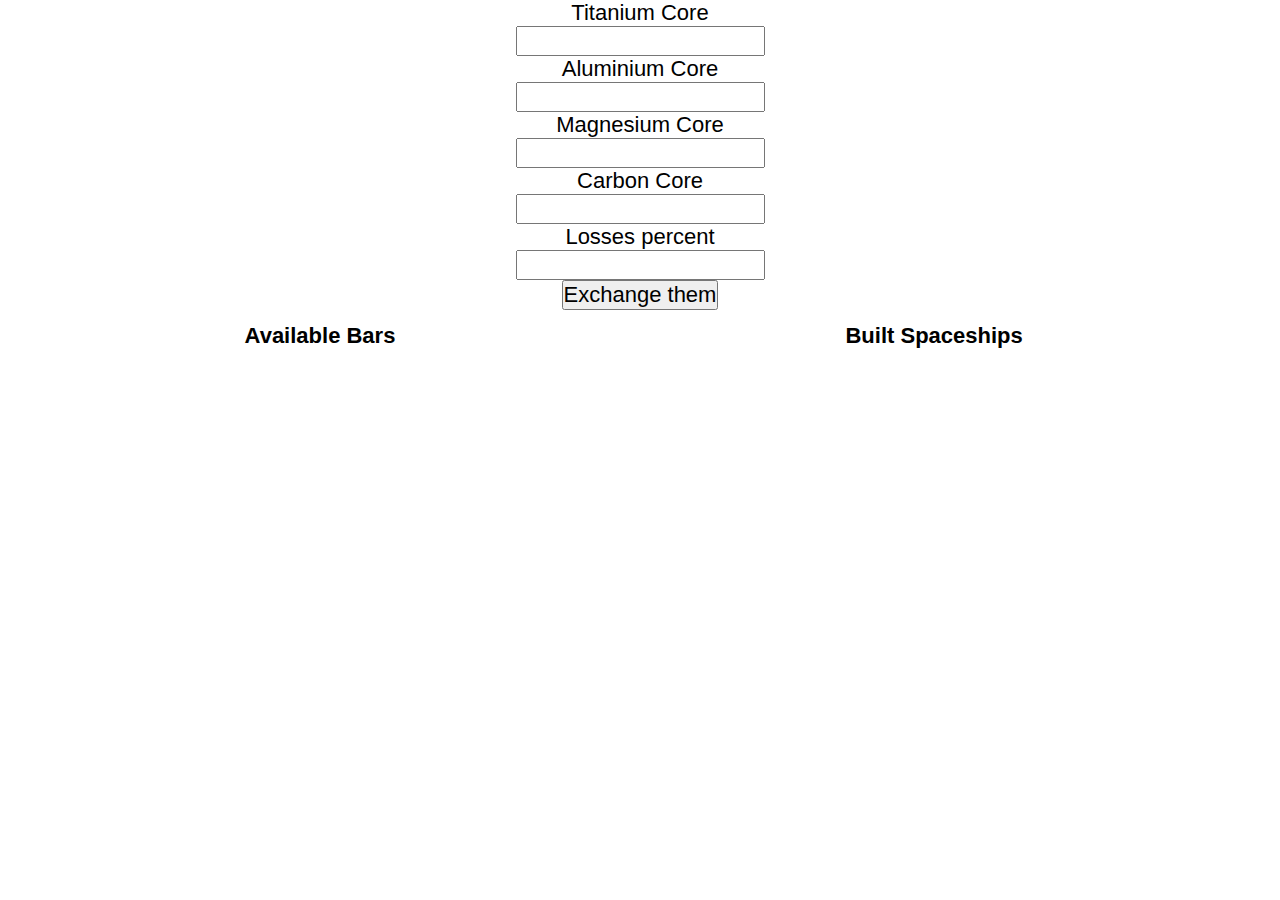
<file: JS Essentials Exam - 9 June 2019/03. Spaceship Crafting/index.html>
<!DOCTYPE html>
<html lang="en">
<head>
    <meta charset="UTF-8">
    <meta name="viewport" content="width=device-width, initial-scale=1.0">
    <meta http-equiv="X-UA-Compatible" content="ie=edge">
    <link rel="stylesheet" type="text/css" href="./styles/style.css" />
    <title>Document</title>
</head>
<body>
    <div id="inputs">
            <label for="titaniumCoreFound">Titanium Core</label>
            <input type="number" min="0" id="titaniumCoreFound"/>
    
            <label for="aluminiumCoreFound">Aluminium Core</label>
            <input type="number" min="0" id="aluminiumCoreFound"/>
    
            <label for="magnesiumCoreFound">Magnesium Core</label>
            <input type="number" min="0" id="magnesiumCoreFound"/>
    
            <label for="carbonCoreFound">Carbon Core</label>
            <input type="number" min="0" id="carbonCoreFound"/>

            <label for="lossesPercent">Losses percent</label>
            <input type="number" min="0" id="lossesPercent"/>
    
            <button type="submit" onclick="spaceshipCrafting()">Exchange them</button>
    </div>
    <div id="outputs">
        <div id="availableBars">
            <h1>Available Bars</h1>
            <p></p>
        </div>
        <div id="builtSpaceships">
            <h1>Built Spaceships</h1>
            <p></p>
        </div>
    </div>

    <script src="./scripts/app.js"></script>
</body>
</html>
</file>
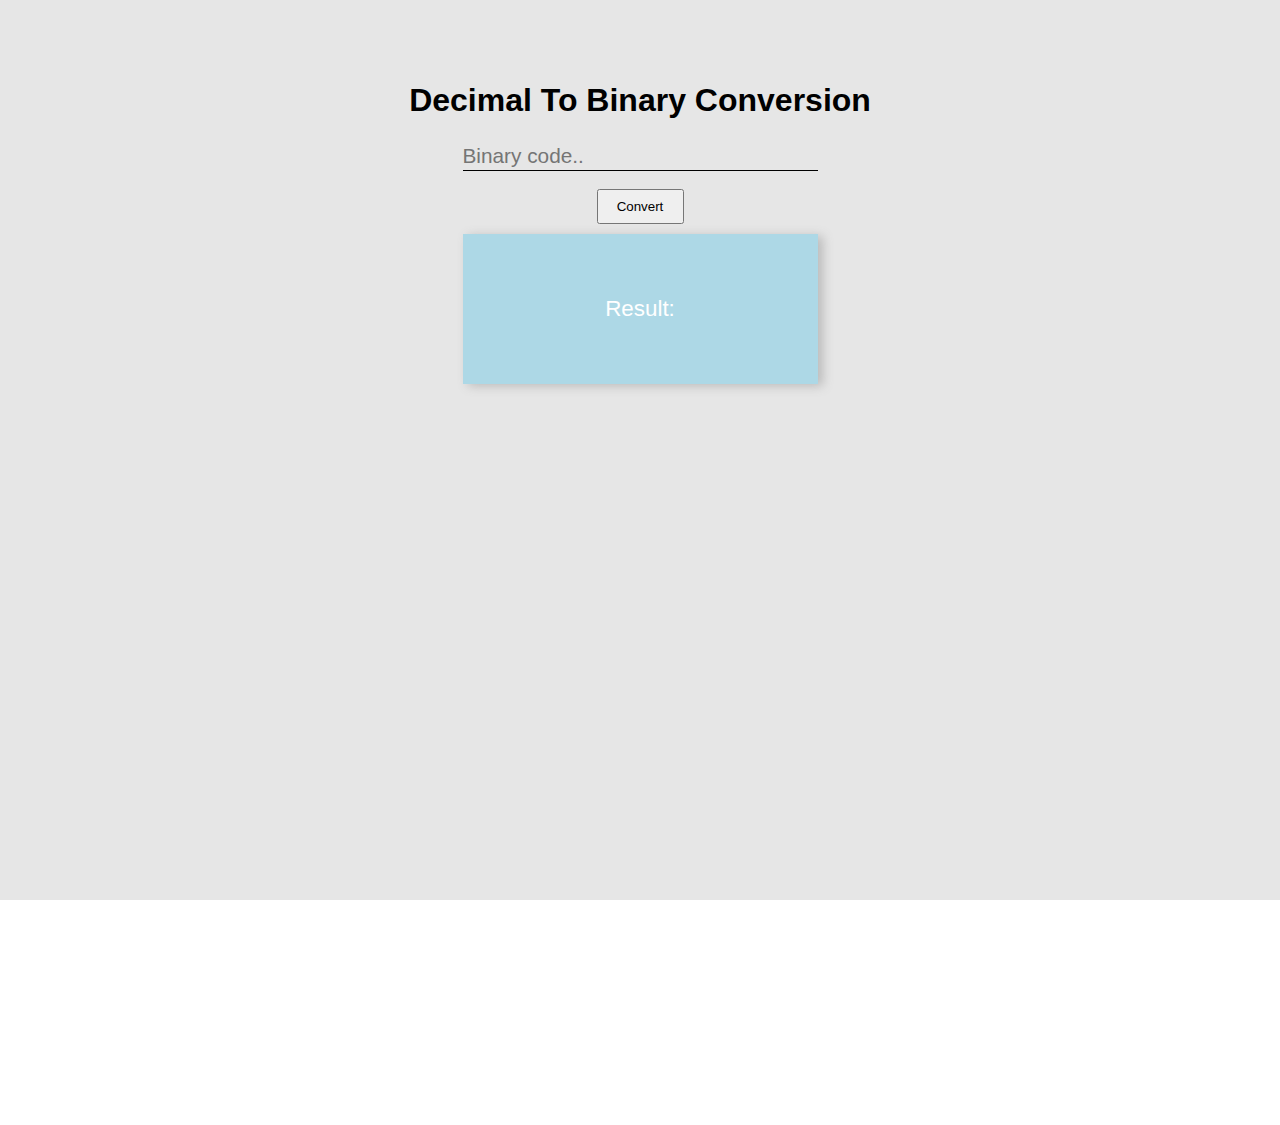
<file: Strings and RegEx/01_Binary-Decoding/template.html>
<!DOCTYPE html>
<html lang="en">

<head>
  <meta charset="UTF-8">
  <meta name="viewport" content="width=device-width, initial-scale=1.0">
  <meta http-equiv="X-UA-Compatible" content="ie=edge">
  <link rel="stylesheet" type="text/css" href="template.css">

  <title>Binary Decoding</title>
</head>

<body>
  <div class="container">
    <h1 class="heading">Decimal To Binary Conversion</h1>
    <input type="text" id="input" placeholder="Binary code.." /> </br>
    <button class="resultButton" onclick="solve()">Convert</button>
    <div class="boxes">
      <div class="resultBox">
        <p>Result:
          <span id="resultOutput"></span>
        </p>
      </div>
    </div>
  </div>
</body>
<script src="./solution.js"></script>

</html>
</file>
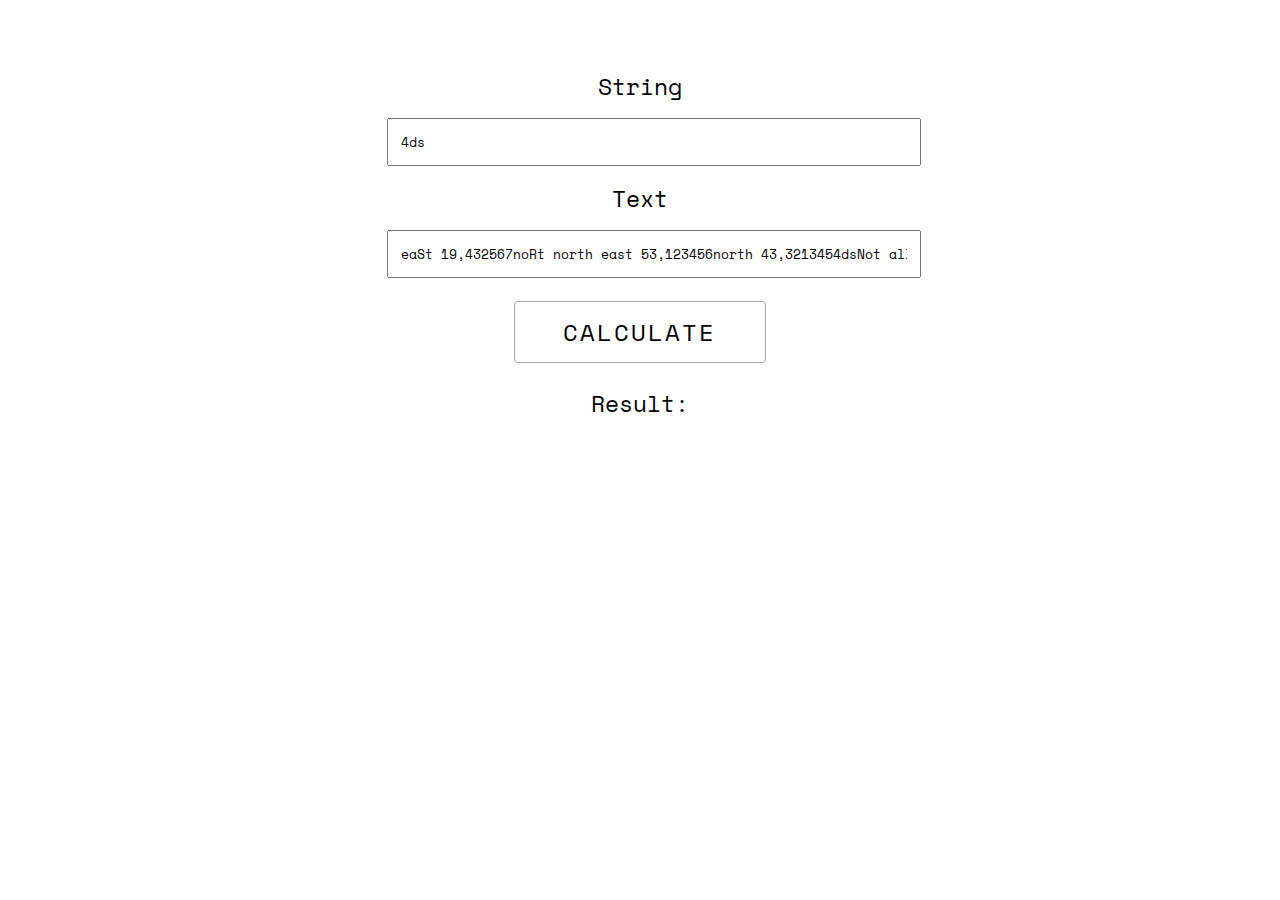
<file: Strings and RegEx/02_Expedition-Problems/template.html>
<!DOCTYPE html>
<html lang="en">

<head>
    <link rel="stylesheet" href="template.css">
    <title>Expedition Problems</title>
</head>

<body>
    <div id="container">
        <form>
            <div>
                <label for="string">String</label>
                <input type="text" id="string" value="4ds">
            </div>
            <div>
                <label for="text">Text</label>
                <input type="text" id="text" value="eaSt 19,432567noRt north east 53,123456north 43,3213454dsNot all those who wander are lost.4dsnorth 47,874532">
            </div>

            <input type="button" onclick="solve()" value="Calculate">
        </form>
        <div>Result: <span id="result"></span></div>
</body>
<script src="./solution.js"></script>

</html>
</file>
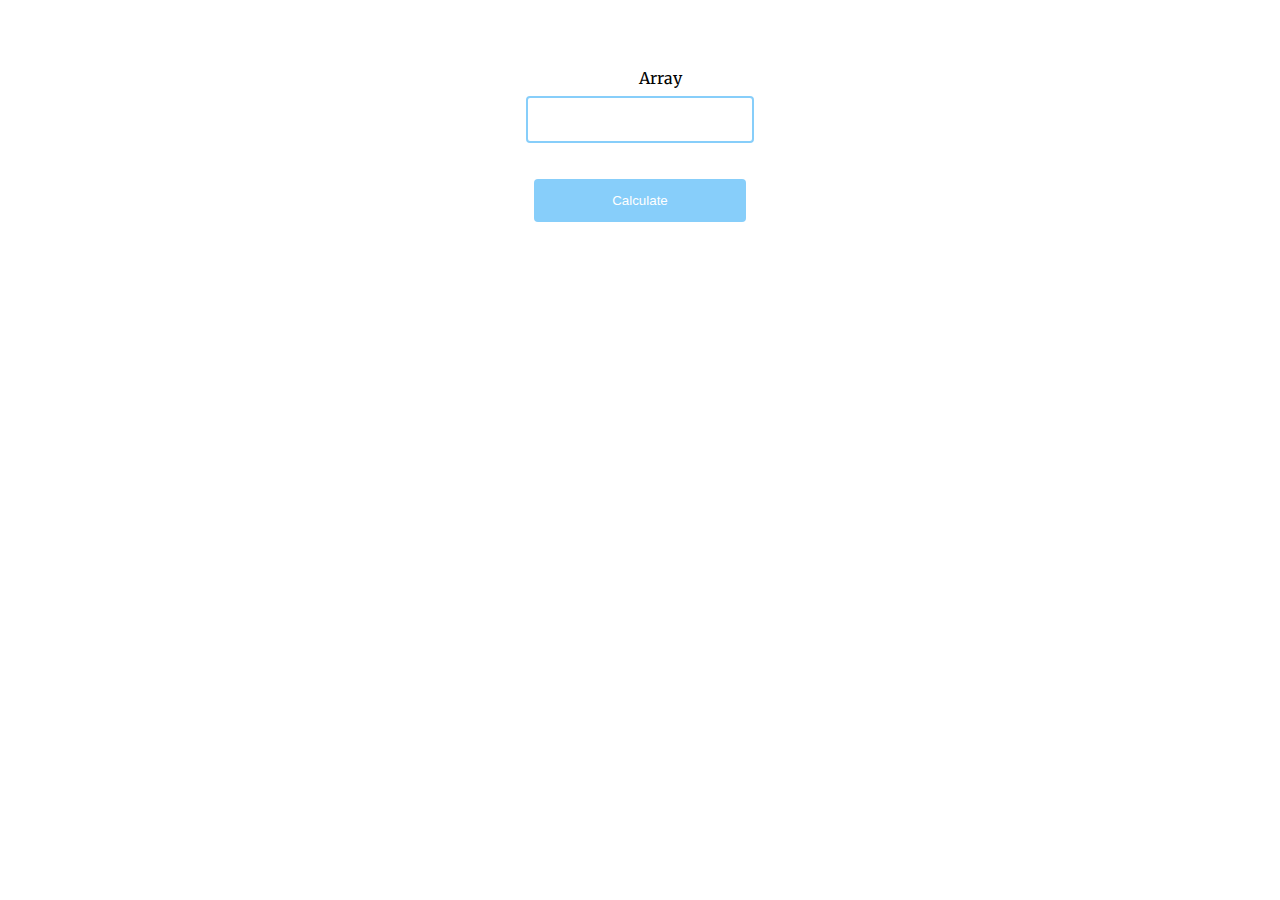
<file: Strings and RegEx/03_James-Bond/template.html>
<!DOCTYPE html>
<html lang="en">

<head>
    <link rel="stylesheet" href="template.css">
    <title>James Bond</title>
</head>

<body>
    <div id="container">
        <main id="main">
            <div id="exercise">
                <form>
                    <div>
                        <label for="array" class="center">Array</label>
                        <input type="text" id="array">
                    </div>
                    <input type="button" onclick="solve()" value="Calculate">
                </form>
                <div id="result"></div>
            </div>
        </main>
    </div>
</body>
<script src="./solution.js"></script>

</html>
</file>
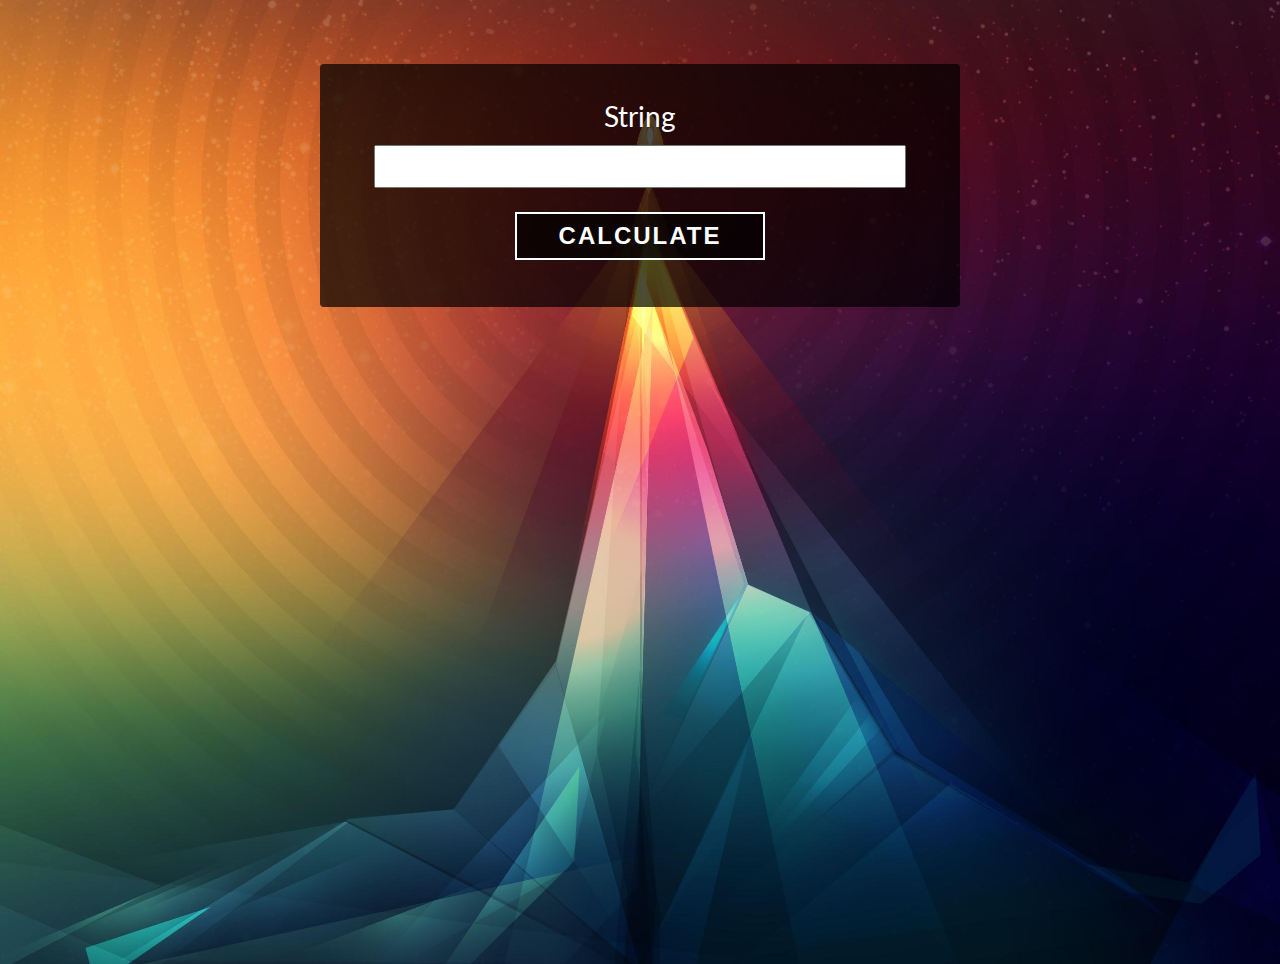
<file: Strings and RegEx/04_Airport-Check/template.html>
<!DOCTYPE html>
<html lang="en">

<head>
    <link rel="stylesheet" href="template.css">
    <title>Airport Check</title>
</head>

<body>
    <div id="container">
        <div id="exercise">
            <form>
                <div>
                    <label for="string">String</label>
                    <input type="text" id="string">
                </div>

                <input type="button" onclick="solve()" value="Calculate">
            </form>
            <div id="result"></div>
        </div>
    </div>
</body>
<script src="./solution.js"></script>

</html>
</file>
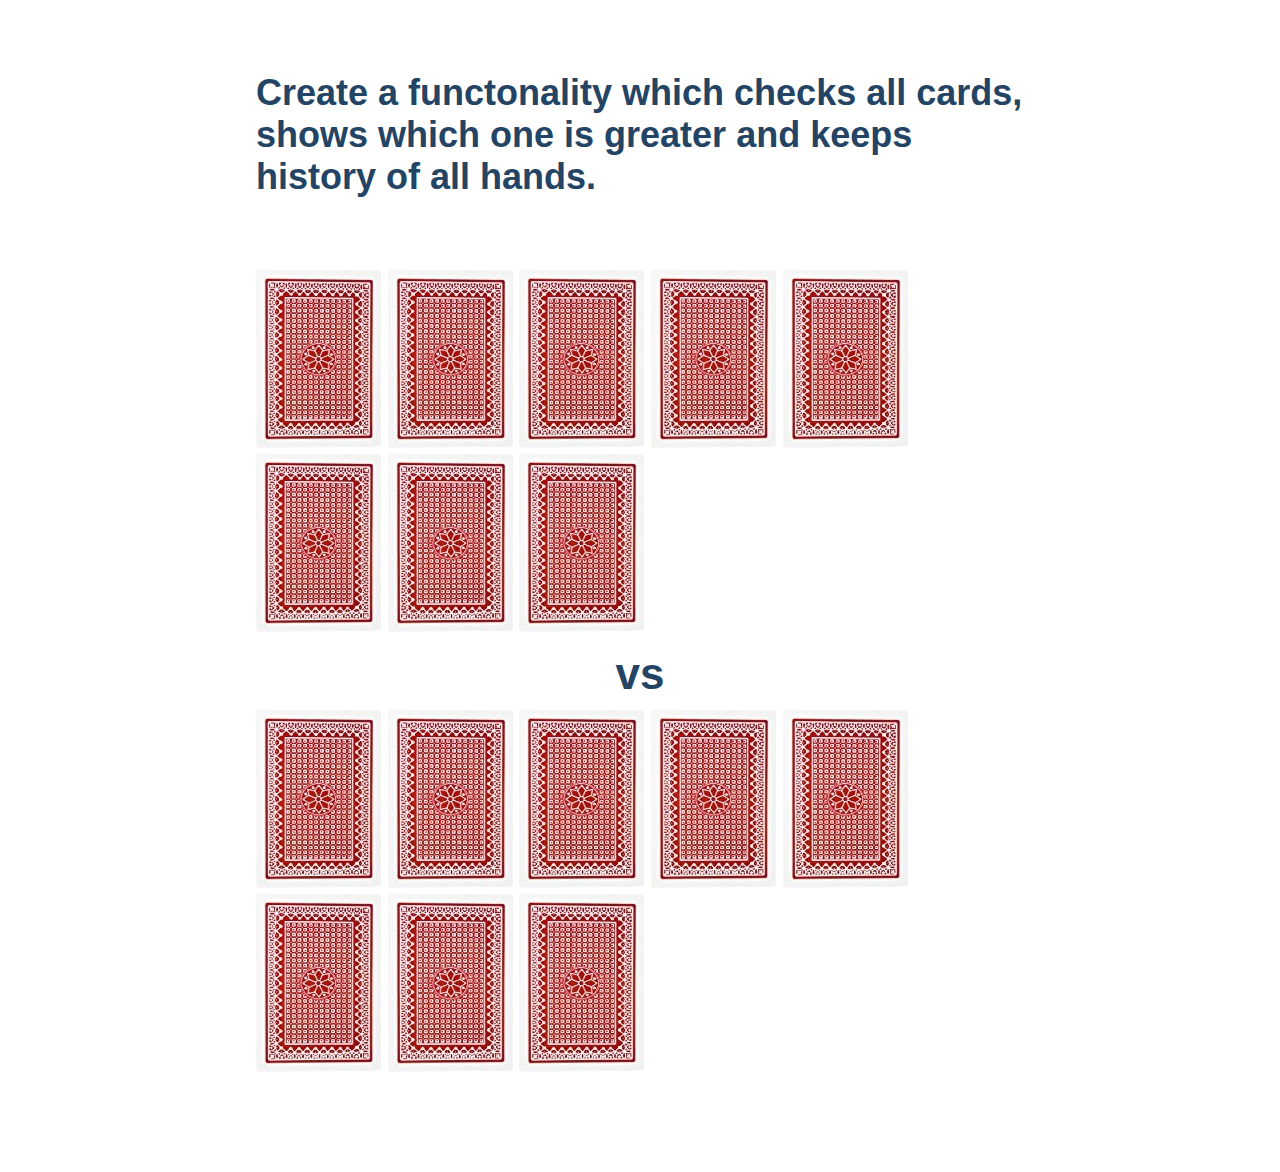
<file: Objects and DOM/Exercise/01. Cards/template.html>
<!DOCTYPE html>
<html lang="en">

<head>
    <meta charset="UTF-8">
    <link rel="stylesheet" href="template.css">
    <title>CARDS</title>
    <script src="solution.js"></script>
</head>

<body>
    <section class="description">
        <h2>Create a functonality which checks all cards, shows which
            one is greater and keeps history of all hands.
        </h2>
    </section>
    <section class="cards">
        <div id="player1Div">
            <img src="images/card.jpg" name="2" />
            <img src="images/card.jpg" name="15" />
            <img src="images/card.jpg" name="4" />
            <img src="images/card.jpg" name="12" />
            <img src="images/card.jpg" name="6" />
            <img src="images/card.jpg" name="10" />
            <img src="images/card.jpg" name="8" />
            <img src="images/card.jpg" name="9" />
        </div>
        <div id="result">
            <span></span>
            <span>vs</span>
            <span></span>
        </div>
        <div id="player2Div">
            <img src="images/card.jpg" name="10" />
            <img src="images/card.jpg" name="14" />
            <img src="images/card.jpg" name="9" />
            <img src="images/card.jpg" name="7" />
            <img src="images/card.jpg" name="11" />
            <img src="images/card.jpg" name="5" />
            <img src="images/card.jpg" name="13" />
            <img src="images/card.jpg" name="3" />
        </div>
        <div id="history"></div>
    </section>
    <script>
        solve();
    </script>
</body>

</html>
</file>
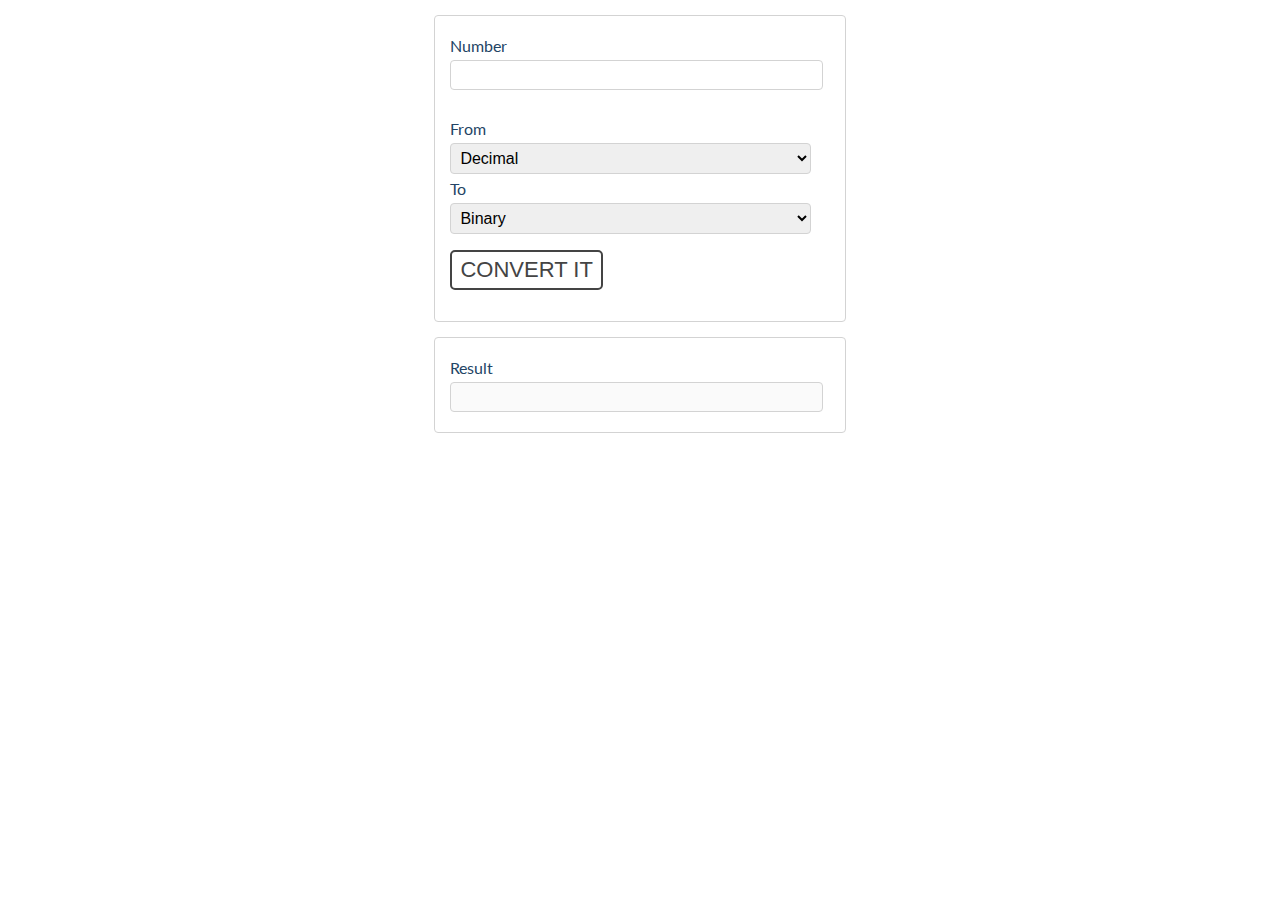
<file: Objects and DOM/Exercise/03. Number-Convertor/template.html>
<!DOCTYPE html>
<html lang="en">

<head>
    <link rel="stylesheet" href="template.css">
    <title>NUMBER CONVERTOR</title>
    <script src="./solution.js"></script>
</head>

<body>
    <div id="container">
        <label for="input">Number</label>
        <input type="number" id="input" /><br>
        <label for="selectMenuFrom">From</label>
        <select id="selectMenuFrom">
            <option selected value="decimal">Decimal</option>
        </select>
        <label for="selectMenuTo">To</label>
        <select id="selectMenuTo">
            <option selected value=""></option>
        </select>
        <button>Convert it</button>

    </div>
    <footer>
        <label for="result">Result</label>
        <input type="text" name="output" id="result" disabled readonly />
    </footer>
    <script>
        solve();
    </script>
</body>
</html>
</file>
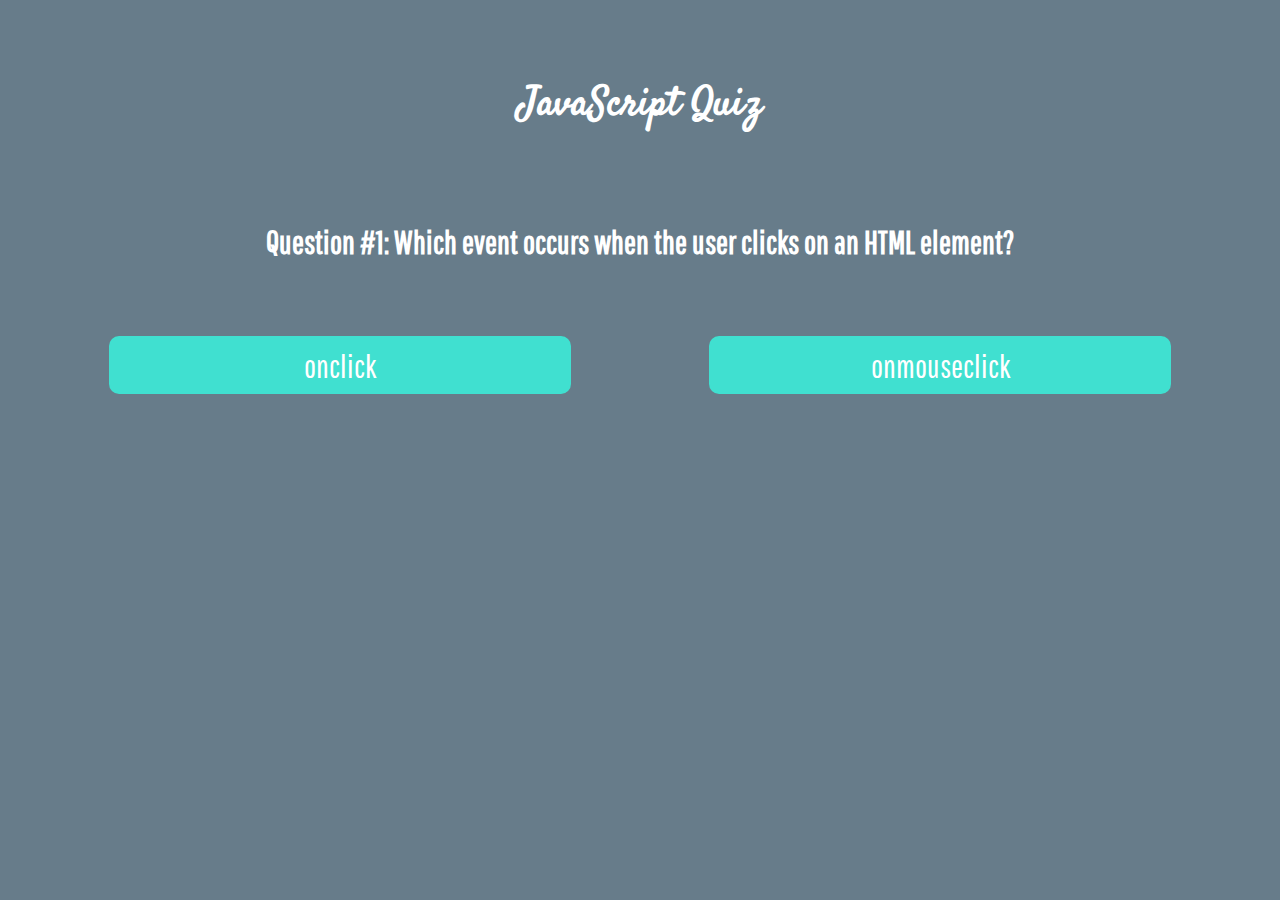
<file: Objects and DOM/Exercise/04. JavaScript-Quizz/template.html>
<!DOCTYPE html>
<html lang="en">

<head>
    <link rel="stylesheet" href="template.css">
    <title>JAVASCRIPT QUIZZ</title>
    <script src="./solution.js"></script>
</head>

<body>
    <div id="quizzie">
        <h1>JavaScript Quiz</h1>
        
        <section>
            <ul class="quiz-step step1 current">
                <li class="question">
                    <div class="question-wrap">
                        <h2>Question #1: Which event occurs when the user clicks on an HTML element?</h2>
                    </div>
                </li>
                <li class="quiz-answer low-value" data-quizIndex="2">
                    <div class="answer-wrap">
                        <p class="answer-text">onclick</p>
                    </div>
                </li>
                <li class="quiz-answer high-value" data-quizIndex="4">
                    <div class="answer-wrap">
                        <p class="answer-text">onmouseclick</p>
                    </div>
                </li>
            </ul>
        </section>
        <section class="hidden">
            <ul class="quiz-step step1 current">
                <li class="question">
                    <div class="question-wrap">
                        <h2>Question #2: Which function converting JSON to string?</h2>
                    </div>
                </li>
                <li class="quiz-answer low-value" data-quizIndex="2">
                    <div class="answer-wrap">
                        <p class="answer-text">JSON.toString()</p>
                    </div>
                </li>
                <li class="quiz-answer high-value" data-quizIndex="4">
                    <div class="answer-wrap">
                        <p class="answer-text">JSON.stringify()</p>
                    </div>
                </li>
            </ul>
        </section>
        <section class="hidden">
            <ul class="quiz-step step1 current">
                <li class="question">
                    <div class="question-wrap">
                        <h2>Question #3: What is DOM?</h2>
                    </div>
                </li>
                <li class="quiz-answer low-value" data-quizIndex="2">
                    <div class="answer-wrap">
                        <p class="answer-text">A programming API for HTML and XML documents</p>
                    </div>
                </li>
                <li class="quiz-answer high-value" data-quizIndex="4">
                    <div class="answer-wrap">
                        <p class="answer-text">The DOM is your source HTML</p>
                    </div>
                </li>
            </ul>
        </section>
        <ul id="results">
            <li class="results-inner">
                <h1></h1>
            </li>
        </ul>
    </div>
    </main>
    </div>
    <script>
        solve();
    </script>
</body>

</html>
</file>
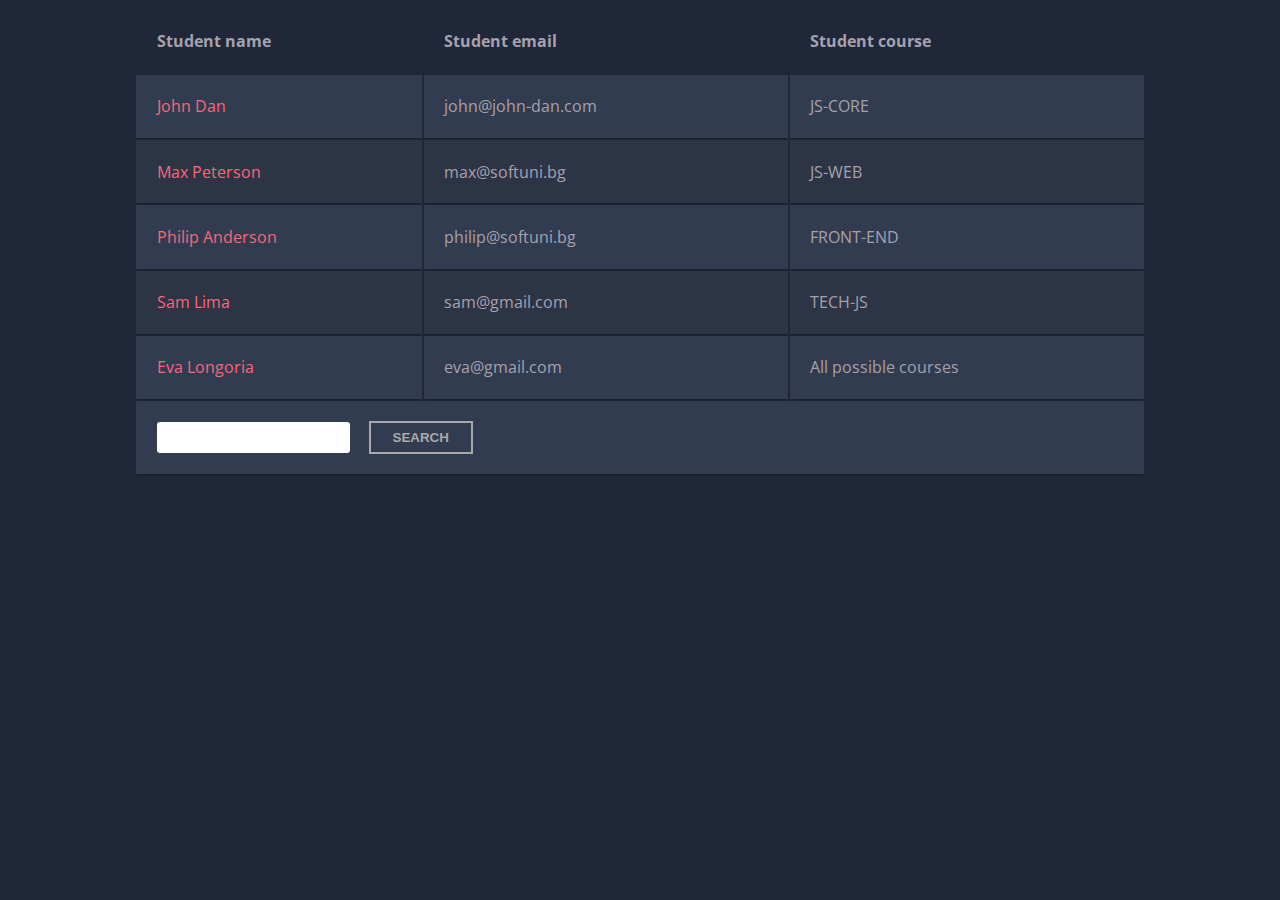
<file: Objects and DOM/Exercise/05. Table-Search-Engine/template.html>
<!DOCTYPE html>
<html lang="en">

<head>
    <link rel="stylesheet" href="template.css">
    <title>TABLE - SEARCH ENGINE</title>
    <script src="./solution.js"></script>
</head>

<body>
    <table class="container">
        <thead>
            <tr>
                <th>Student name</th>
                <th>Student email</th>
                <th>Student course</th>
            </tr>
        </thead>
        <tfoot>
            <tr>
                <td colspan="3">
                    <input type="text" id="searchField" />
                    <button type="button" id="searchBtn">Search</button>
                </td>
            </tr>
        </tfoot>
        <tbody>
            <tr>
                <td>John Dan</td>
                <td>john@john-dan.com</td>
                <td>JS-CORE</td>
            </tr>
            <tr>
                <td>Max Peterson</td>
                <td>max@softuni.bg</td>
                <td>JS-WEB</td>
            </tr>
            <tr>
                <td>Philip Anderson</td>
                <td>philip@softuni.bg</td>
                <td>FRONT-END</td>
            </tr>
            <tr>
                <td>Sam Lima</td>
                <td>sam@gmail.com</td>
                <td>TECH-JS</td>
            </tr>
            <tr>
                <td>Eva Longoria</td>
                <td>eva@gmail.com</td>
                <td>All possible courses</td>
            </tr>
        </tbody>
    </table>
    <div id="result"></div>

    <script>
        solve();
    </script>
</body>

</html>
</file>
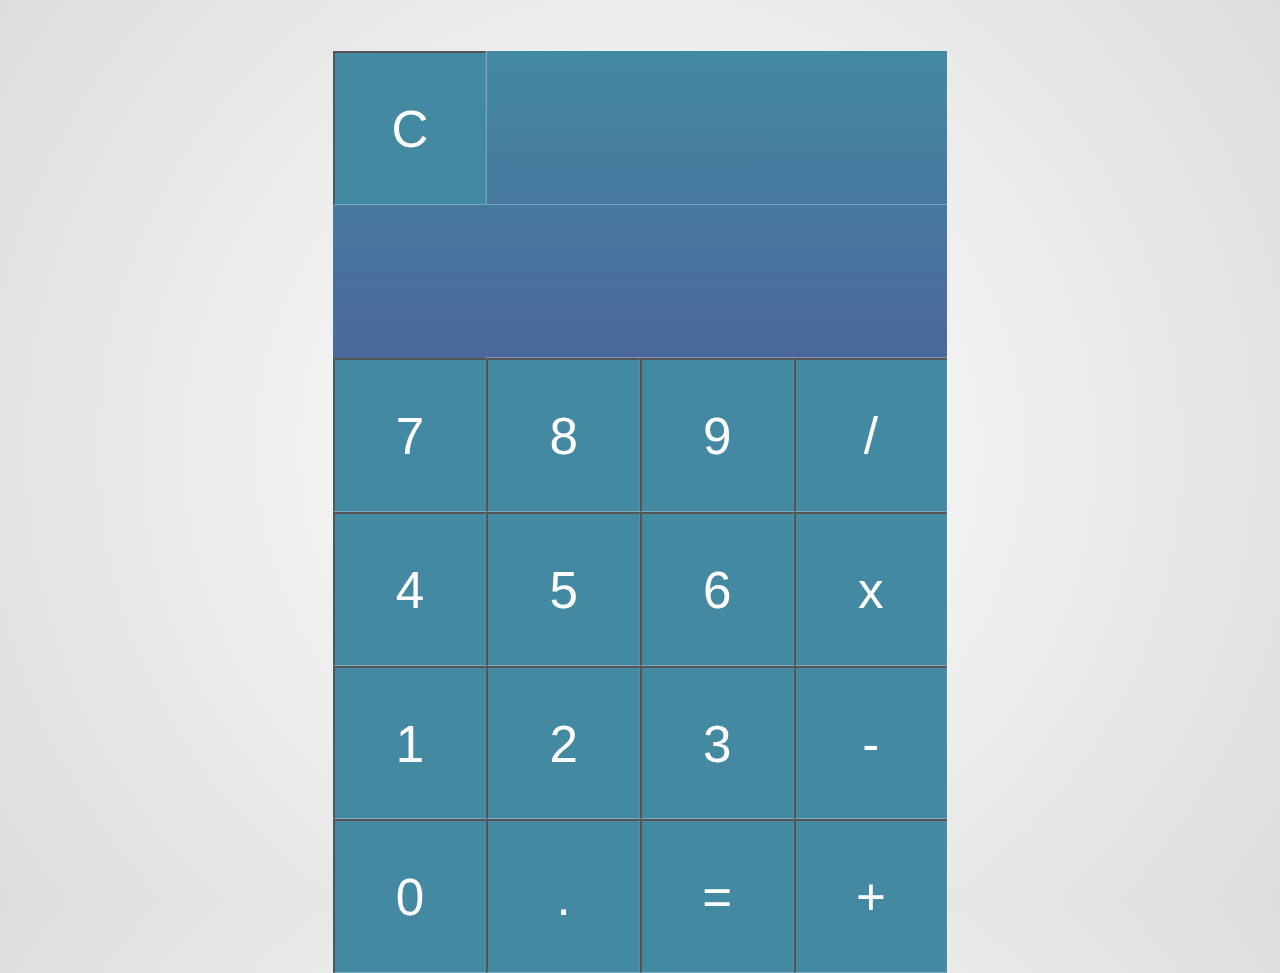
<file: Objects and DOM/Exercise/08. Numpad-Calculator/template.html>
<!DOCTYPE html>
<html lang="en">

<head>
	<link rel="stylesheet" href="template.css">
	<title>NUMPAD CALCULATOR</title>
</head>

<body onload="solve()">
	<div id="calculator">
		<!-- Screen and clear key -->
		<div class="top">
			<button class="clear" type="button" value="Clear">C</button>
			<p id="expressionOutput"></p>
			<p id="resultOutput"></p>
			<div id="result"></div>
		</div>

		<div class="keys">
			<!-- operators and other keys -->
			<button type="button" value="7">7</button>
			<button type="button" value="8">8</button>
			<button type="button" value="9">9</button>
			<button type="button" value="/">/</button>
			<button type="button" value="4">4</button>
			<button type="button" value="5">5</button>
			<button type="button" value="6">6</button>
			<button type="button" value="*">x</button>
			<button type="button" value="1">1</button>
			<button type="button" value="2">2</button>
			<button type="button" value="3">3</button>
			<button type="button" value="-">-</button>
			<button type="button" value="0">0</button>
			<button type="button" value=".">.</button>
			<button type="button" value="=">=</button>
			<button type="button" value="+">+</button>
		</div>
	</div>

	<script src="solution.js"></script>
</body>

</html>
</file>
<file: JS Essentials Exam - 9 June 2019/03. Spaceship Crafting/styles/style.css>
*{
    margin: 0;
    padding: 0;
    font-family: 'Gill Sans', 'Gill Sans MT', Calibri, 'Trebuchet MS', sans-serif;
    font-size: 22px;
}

input{
    display: block;
    margin: 0 auto;
}

#inputs {
    margin: 0 auto;
    text-align: center;
}

#availableBars, #builtSpaceships {

    width: 45%;
    height: 20vh;
    margin: 0 auto;
    display: inline-block;
    margin-top: 1%;
    margin-left: 2.5%;
    vertical-align: top;
}

h1{
    text-align: center;
}

#availableBars p, #builtSpaceships p {

    text-decoration: underline;
    text-align: center;
}
</file>
<file: Strings and RegEx/01_Binary-Decoding/template.css>
*{
  margin: 0;
  padding: 0;
  font-family: Helvetica,Arial,sans-serif;
}

.container{
  margin-top: -25vh;
  width: 100vw;
  height: 125vh;
  display: flex;
  align-items: center;
  justify-content: center;
  overflow: hidden;
  flex-direction: column;
  background: #e6e6e6;
}

.heading{
  font-family: Raleway, Helvetica, sans-serif;
  margin-bottom: 15px;
  text-align: center;
}

#input{
  padding: 10px 5px 2px 0px;
  font-size: 1.3em;
  width: 350px;
  outline-style: none;
  border: none;
  border-bottom: 1px solid black;
  font-family: Raleway,Helvetica;
  background: transparent;
}

.boxes{
  align-items: center;
  justify-content: center;
  flex-direction: column;
  width: 100vw;
  height: 40vh;
  font-size: 1.4em;
  color: #fff;
  text-align: center;
  margin-top: 10px;
}


.resultBox{
  display: flex;
  margin: 0 auto;
  align-items: center;
  justify-content: center;
  width: 355px;
  height: 150px;
  margin-bottom: 20px;
  background: #add8e6;
  box-shadow: 5px 2px 10px #bbb;
  overflow: hidden;
}

.resultButton {
  display: flex;
  align-items: center;
  justify-content: center;
  width: 87px;
  height: 35px;
  overflow: hidden;
}
</file>
<file: Strings and RegEx/02_Expedition-Problems/template.css>
@import url('https://fonts.googleapis.com/css?family=Space Mono');

body {
    font-family: 'Space Mono';
    margin-top: 3em;
    font-size: 23px;
}

input, input::placeholder {
    font-family: 'Space Mono';
}

#container {
    width: 40%;
    margin: 0 auto;
    text-align: center;
}

form label, form input {
    display: block;
    width: 100%;
}

input {
    outline: none;
    padding: 12px;
    margin: 15px 0;
}

#container > form > input[type="button"]{
    width: 50%;
    margin: 23px auto;
    background: transparent;
    border: 1px solid darkgray;
    border-radius: 4px;
    font-size: 24px;
    text-transform: uppercase;
    letter-spacing: 2px;
    cursor: pointer;
    outline: none;
}

#container > form > input[type="button"]:hover {
    background: darkgray;
    color: white;
}
</file>
<file: Strings and RegEx/03_James-Bond/template.css>
@import url('https://fonts.googleapis.com/css?family=Merriweather');

body {
    font-family: 'Merriweather', serif;
}

#container {
    display: block;
    margin-left: auto;
    margin-right: auto;
    width: 20%;
  }

  div {
    border-radius: 5px; 
    padding: 20px;
  }

  input[type=button] {
    width: 100%;
    background-color:lightskyblue;
    color: white;
    padding: 14px 20px;
    margin: 8px 0;
    border: none;
    border-radius: 4px;
    cursor: pointer;
  }
  
  input[type=button]:hover {
    background-color: lightblue;
  }

  input[type=text] {
    width: 100%;
    color: black;
    padding: 14px 26px;
    margin: 8px -28px;
    border-radius: 4px;
    cursor: pointer;
    border: 2px solid lightskyblue;
  }

  .center {
      padding: 85px;
  }
</file>
<file: Strings and RegEx/04_Airport-Check/template.css>
@import url('https://fonts.googleapis.com/css?family=Lato');

html {
    font-family: "Lato", sans-serif;
    color: #234465;
}

body {
    background: url(flight.png) no-repeat center center;
    background-size: cover;
    margin: 0;
    height: 100vh;
}

#container {
    width: 50%;
    margin: 5% auto;
    text-align: center;
    background: rgba(0, 0, 0, .7);
    color: white;
    border-radius: 4px;
    padding: 35px 0;
    font-size: 28px;
}

#exercise > form > div > label {
    display: block;
}

input {
    width: 80%;
    margin: 12px auto;
    padding: 8px;
    font-size: 20px;
    outline: none;
}

#exercise > form > input[type="button"] {
    width: 39%;
    text-transform: uppercase;
    color: white;
    font-weight: bold;
    font-size: 24px;
    letter-spacing: 2px;
    background: rgba(0, 0, 0, .7);
    border: 2px solid white;
}

#exercise > form > input[type="button"]:hover {
    color: rgba(0, 0, 0, .7);
    background: white;
    border: 2px solid white;
    cursor: pointer;

}

#result p {
    padding: 0 15px;
}
</file>
<file: Objects and DOM/Exercise/01. Cards/template.css>
@import url('https://fonts.googleapis.com/css?family=Lato');

* {
    margin: 0;
    padding: 0;
    box-sizing: border-box;
}

html {
    font-family: "PT sans", sans-serif;
    font-size: 24px;
    color: #234465;
}

body {
    display: flex;
    flex-direction: column;
    margin: 0;
    min-height: 100vh;
    flex-wrap: wrap;
}

input[type="button"],
button {
    padding: 0.3rem 0.5rem;
    font-size: 0.7em;
    margin: 1rem 0 1rem 0;
    border: none;
    color: white;
    background: #234465;
    border-radius: 5px;
    outline: none;
}

input,
button {
    vertical-align: top;
}

input {
    width: 20%;
    font-size: 20px;
}

#exercise {
    margin: 0 auto;
    text-align: center;
}


#exercise p {
    border-bottom: 1px solid white;
    word-wrap: break-word;
}

#exercise span {
    font-size: 24px;
    color: #234465;
    font-weight: bold;
}

#exercise div {
    border-bottom: 1px solid #234465;
}

.description {
    width: 60%;
    padding: 3rem 0 0 0;
    margin: 0 auto;
}

.cards {
    width: 60%;
    padding: 3rem 0 3rem 0;
    margin: 0 auto;
}

#result {
    text-align: center;
}

#result:nth-child(2), #history {
    font-size: 44px;
    padding: 11px;
    font-weight: bold;
}
</file>
<file: Objects and DOM/Exercise/03. Number-Convertor/template.css>
@import url('https://fonts.googleapis.com/css?family=Lato');

html {
    font-family: "Lato", sans-serif;
    color: #234465;
}

input[type="button"], button {
    padding: 0.3rem 0.5rem;
    font-size: 22px;
    margin: 1rem 0 1rem 0;
    color: #444444;
    background: transparent;
    border-radius: 5px;
    outline: none;
    text-transform: uppercase;
    font-weight: 300;
    letter-spacing: 0px;
    border: 2px solid #444444;
    cursor: pointer;
}

input[type="button"]:hover, button:hover {
    color: white;
    background: #444444;
}

input, select {
    font-size: 1.0em;
}

#container, footer {
    width: 30%;
    margin: 15px auto;
    text-align: left;
    border: 1px solid lightgrey;
    border-radius: 4px;
    padding: 15px;
}

label, input {
    display: block;
    width: 100%;
    margin: 5px 0;
}

input, select {
    border: 1px solid lightgrey;
    outline: none;
    border-radius: 4px;
    padding: 5px;
    width: 95%;
}
</file>
<file: Objects and DOM/Exercise/04. JavaScript-Quizz/template.css>
@import url(https://fonts.googleapis.com/css?family=Satisfy|Pathway+Gothic+One);
/* Defaults */
html, body, #quizzie {
  margin: 0;
  padding: 0;
  width: 100%;
  height: 100%;
}
.hidden {
  display: none;
}

* {
  box-sizing: border-box;
}

body {
  background: #677c8a;
  color: #fff;
}

h1 {
  font-family: 'Satisfy', 'cursive';
  font-size: 2.5em;
}

h2, p {
  font-family: 'Pathway Gothic One', 'sans-serif';
  font-size: 2em;
}

h1, h2, p {
  text-align: center;
  display: block;
  width: auto;
  margin: 1%;
}

#quizzie {
  padding: 5% 0;
  /* Individual Steps/Sections */
  /* Content */
}
#quizzie ul {
  list-style: none;
  display: block;
  width: auto;
  margin: 2% 2%;
  padding: 2%;
  overflow: auto;
  display: none;
  /* Step Questions and Answer Options */
}
#quizzie ul.current {
  display: block;
}
#quizzie ul li {
  display: inline-block;
  float: left;
  width: 49%;
  margin-right: 2%;
  overflow: auto;
  text-align: center;
}
#quizzie ul li.quiz-answer {
  cursor: pointer;
}
#quizzie ul li.question, #quizzie ul li.results-inner {
  display: block;
  float: left;
  width: 100%;
  text-align: center;
  margin: 0;
  margin-bottom: 2%;
}
#quizzie ul li.results-inner {
  padding: 5% 2%;
}
#quizzie ul li.results-inner img {
  width: 250px;
}
#quizzie ul li:last-child {
  margin-right: 0;
}
#quizzie .question-wrap, #quizzie .answer-wrap {
  display: block;
  padding: 1%;
  margin: 1em 10%;
  -moz-border-radius: 10px;
  -webkit-border-radius: 10px;
  border-radius: 10px;
}
#quizzie .answer-wrap {
  background: Turquoise;
  -moz-transition: background-color 0.5s ease;
  -o-transition: background-color 0.5s ease;
  -webkit-transition: background-color 0.5s ease;
  transition: background-color 0.5s ease;
}
#quizzie .answer-wrap:hover {
  background: DarkTurquoise;
}
</file>
<file: Objects and DOM/Exercise/05. Table-Search-Engine/template.css>
/*
	Side Navigation Menu V2, RWD
	===================
	License:
	https://goo.gl/EaUPrt
	===================
	Author: @PableraShow

 */

@charset "UTF-8";
@import url(https://fonts.googleapis.com/css?family=Open+Sans:300,400,700);

body {
    font-family: 'Open Sans', sans-serif;
    font-weight: 300;
    line-height: 1.42em;
    color: #A7A1AE;
    background-color: #1F2739;
}

h1 {
    font-size: 3em;
    font-weight: 300;
    line-height: 1em;
    text-align: center;
    color: #4DC3FA;
}

h2 {
    font-size: 1em;
    font-weight: 300;
    text-align: center;
    display: block;
    line-height: 1em;
    padding-bottom: 2em;
    color: #FB667A;
}

h2 a {
    font-weight: 700;
    text-transform: uppercase;
    color: #FB667A;
    text-decoration: none;
}

.blue {
    color: #185875;
}

.yellow {
    color: #FFF842;
}

.container th h1 {
    font-weight: bold;
    font-size: 1em;
    text-align: left;
    color: #185875;
}

.container td {
    font-weight: normal;
    font-size: 1em;
    -webkit-box-shadow: 0 2px 2px -2px #0E1119;
    -moz-box-shadow: 0 2px 2px -2px #0E1119;
    box-shadow: 0 2px 2px -2px #0E1119;
}

.container {
    text-align: left;
    overflow: hidden;
    width: 80%;
    margin: 0 auto;
    display: table;
    padding: 0 0 8em 0;
}

.container td, .container th {
    padding-bottom: 2%;
    padding-top: 2%;
    padding-left: 2%;
}

/* Background-color of the odd rows */
.container tr:nth-child(odd) {
    background-color: #323C50;
}

/* Background-color of the even rows */
.container tr:nth-child(even) {
    background-color: #2C3446;
}

.container th {
    background-color: #1F2739;
}

.container td:first-child {
    color: #FB667A;
}

.container tr:hover {
    background-color: #464A52;
    -webkit-box-shadow: 0 6px 6px -6px #0E1119;
    -moz-box-shadow: 0 6px 6px -6px #0E1119;
    box-shadow: 0 6px 6px -6px #0E1119;
}

.container tr:hover {
    background-color: #FFF842;
    color: #403E10;
    font-weight: bold;
    box-shadow: #7F7C21 -1px 1px, #7F7C21 -2px 2px, #7F7C21 -3px 3px, #7F7C21 -4px 4px, #7F7C21 -5px 5px, #7F7C21 -6px 6px;
    transform: translate3d(6px, -6px, 0);
    
    transition-delay: 0s;
    transition-duration: 0.4s;
    transition-property: all;
    transition-timing-function: line;
}

.select {
    background-color: #FFF842 !important;
    color: #403E10;
    font-weight: bold;
    box-shadow: #7F7C21 -1px 1px, #7F7C21 -2px 2px, #7F7C21 -3px 3px, #7F7C21 -4px 4px, #7F7C21 -5px 5px, #7F7C21 -6px 6px;
    transform: translate3d(6px, -6px, 0);
    transition-delay: 0s;
    transition-duration: 0.4s;
    transition-property: all;
}

.container thead tr:hover {
    color: #ffffff;

}

@media (max-width: 800px) {
    .container td:nth-child(4),
    .container th:nth-child(4) {
        display: none;
    }
}


#searchField {
    border: none;
    padding: 8px;
    outline: none;
    border-radius: 3px;
}

#searchBtn {
    background: transparent;
    border: 2px solid darkgray;
    padding: 7px 22px;
    text-transform: uppercase;
    color: darkgray;
    font-weight: bold;
    margin: 0 15px;
    cursor: pointer;
}
</file>
<file: Objects and DOM/Exercise/08. Numpad-Calculator/template.css>
* {
    box-sizing: border-box;
    font-family: 'Open Sans', Helvetica, Arial, sans-serif;
    font-size: 24px;
    font-size: 4vw;
    font-weight: 300;
    margin: 0;
    padding: 0;
  }
  html {
    height: 100%;
    background: radial-gradient(circle, #fff, #ddd);
    background-size: cover;
  }
  #calculator {
    width: 12em;
    height: auto;
    background: linear-gradient(#4389A2, #5C258D);
    margin: 1em auto;
  }
  .top button.clear {
    float: left;
    color: #FFF;
  }
  .top #expressionOutput {
    height: 3em;
    width: 9em;
    padding-right: 1em;
    float: right;
    color: #FFF;
    line-height: 3em;
    text-align: right;
    letter-spacing: 1px;
    border-bottom: 1px solid rgba(255, 255, 255, 0.3);
    border-left: 1px solid rgba(255, 255, 255, 0.3);
  }

  .top #resultOutput {
    height: 3em;
    width: 9em;
    padding-right: 1em;
    float: right;
    color: #FFF;
    line-height: 3em;
    text-align: right;
    letter-spacing: 1px;
    border-bottom: 1px solid rgba(255, 255, 255, 0.3);
  }

  .keys,
  .top {
    overflow: hidden;
  }
  .keys button,
  .top button.clear {
    float: left;
    cursor: pointer;
    width: 3em;
    height: 3em;
    line-height: 3em;
    color: #fff;
    text-align: center;
    user-select: none;
    transition: background-color 0.2s ease;
    background: #4389A2;
    border-right: 1px solid rgba(134, 147, 204, 0.3);
    border-bottom: 1px solid rgba(255, 255, 255, 0.3);
  }
  .keys button.operator {
    background: rgba(255, 255, 255, 0.2);
    border-right: 0;
    color: rgba(0, 0, 0, 0.5);
  }
  .keys button.equals {
    color: #888e5f;
  }
  .keys button:hover {
    background: rgba(255, 255, 255, 0.3);
    color: #FFF;
  }
  .keys button.equals:hover {
    background: rgba(255, 255, 255, 0.2);
    color: #fff;
  }
  .top button.clear:hover {
    background: rgba(255, 255, 255, 0.2);
    color: #FFF;
  }
</file>
